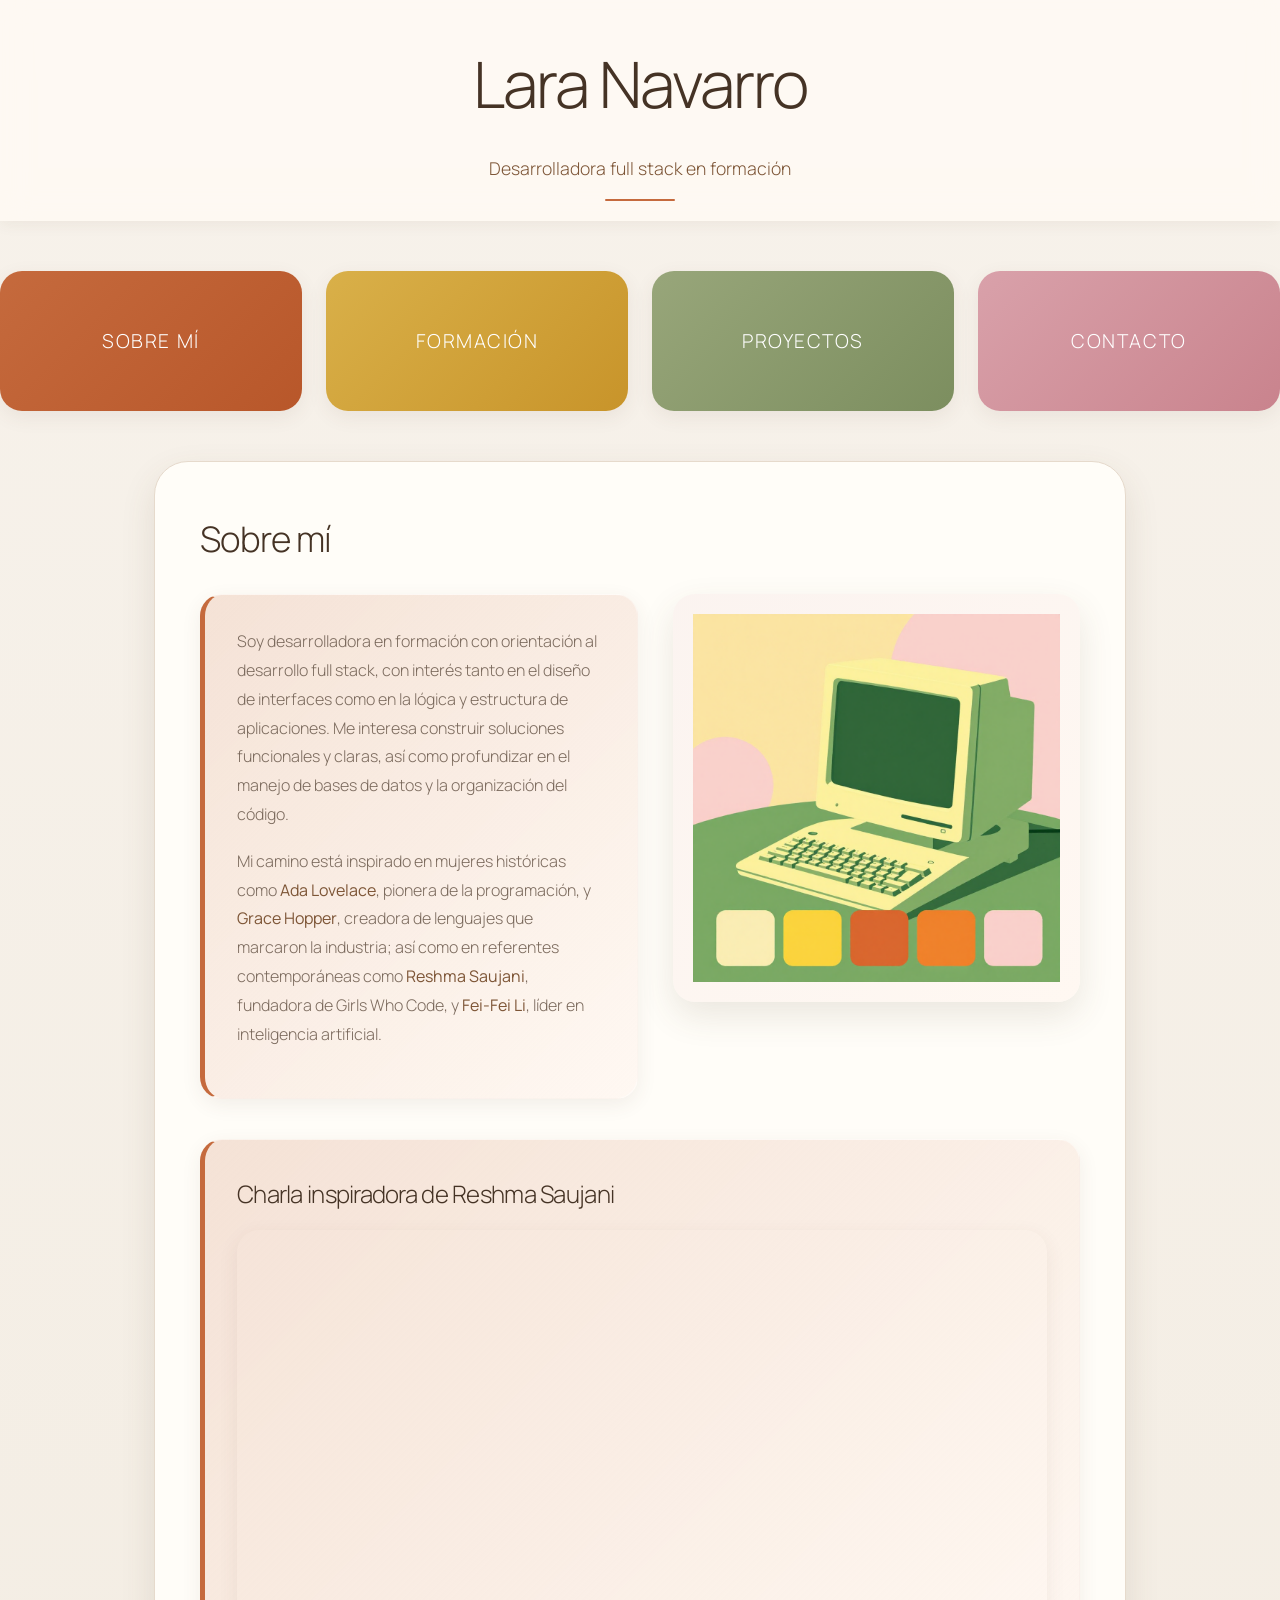
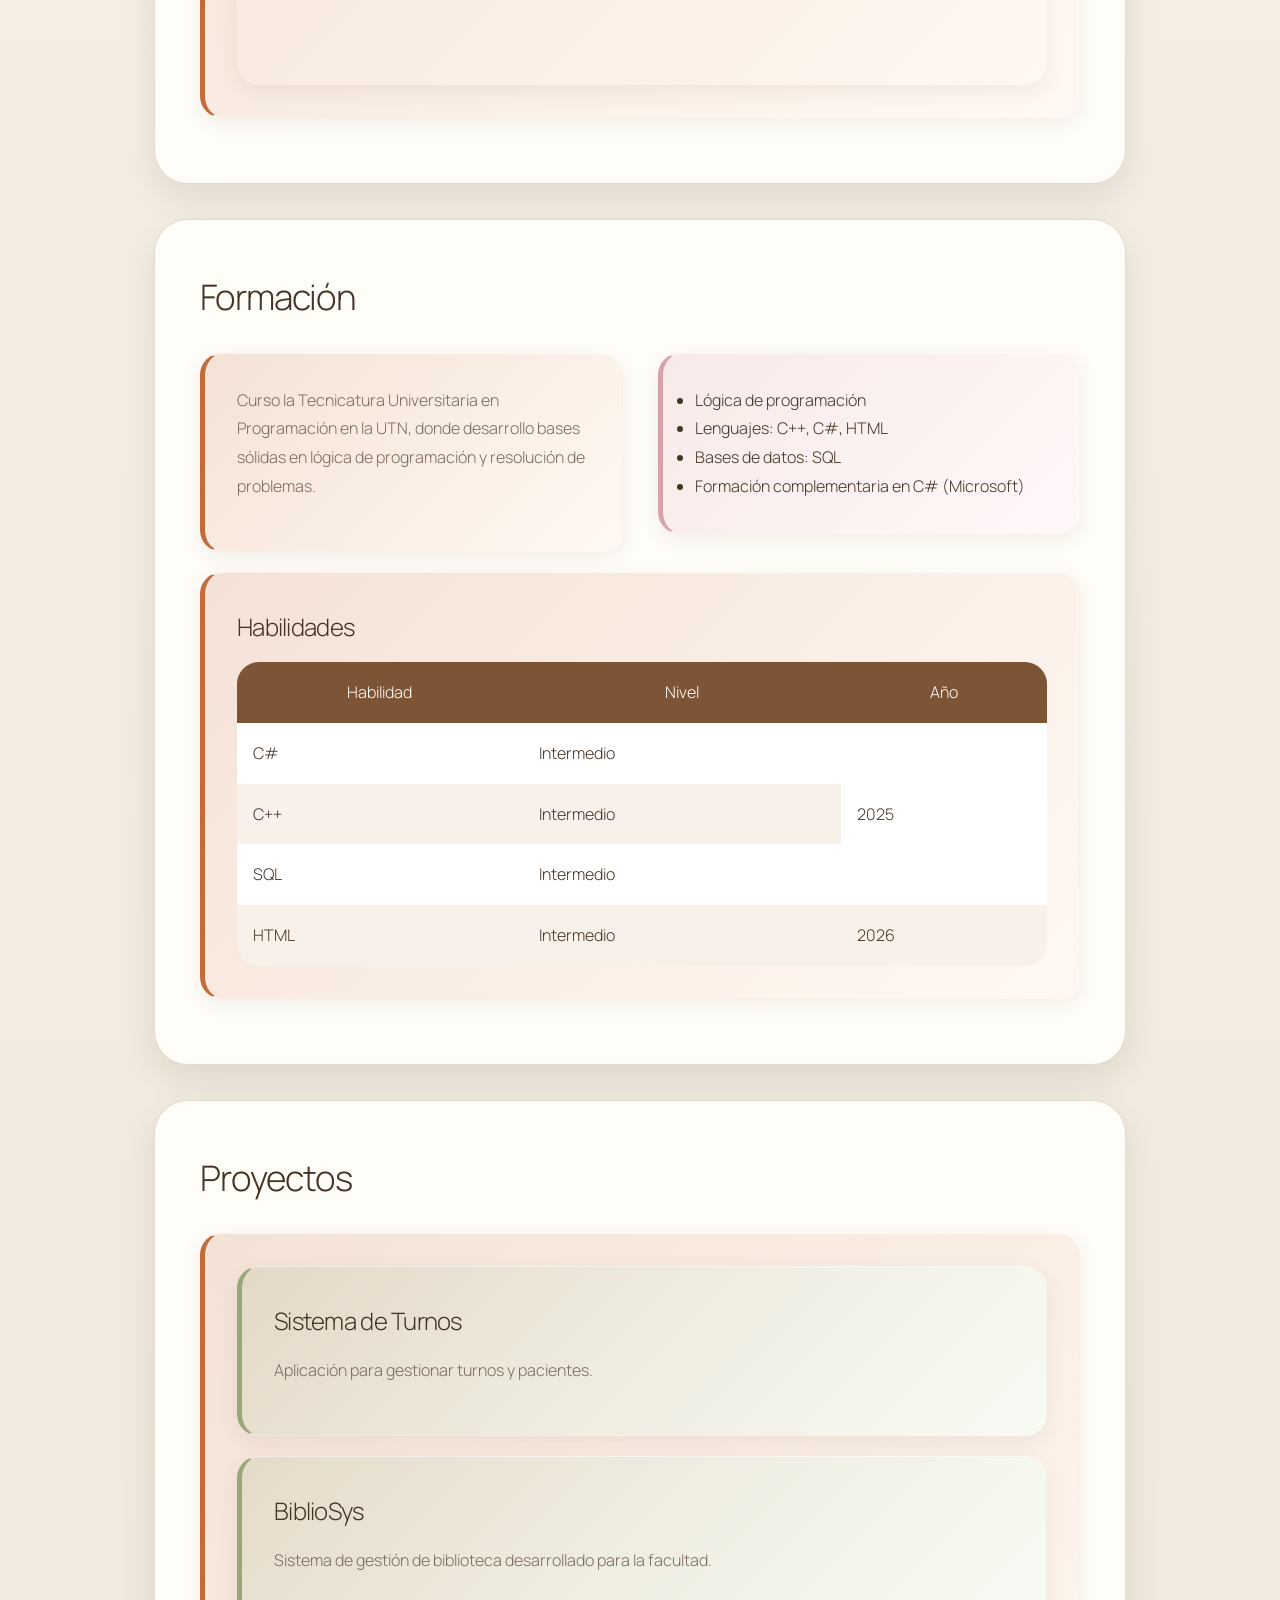
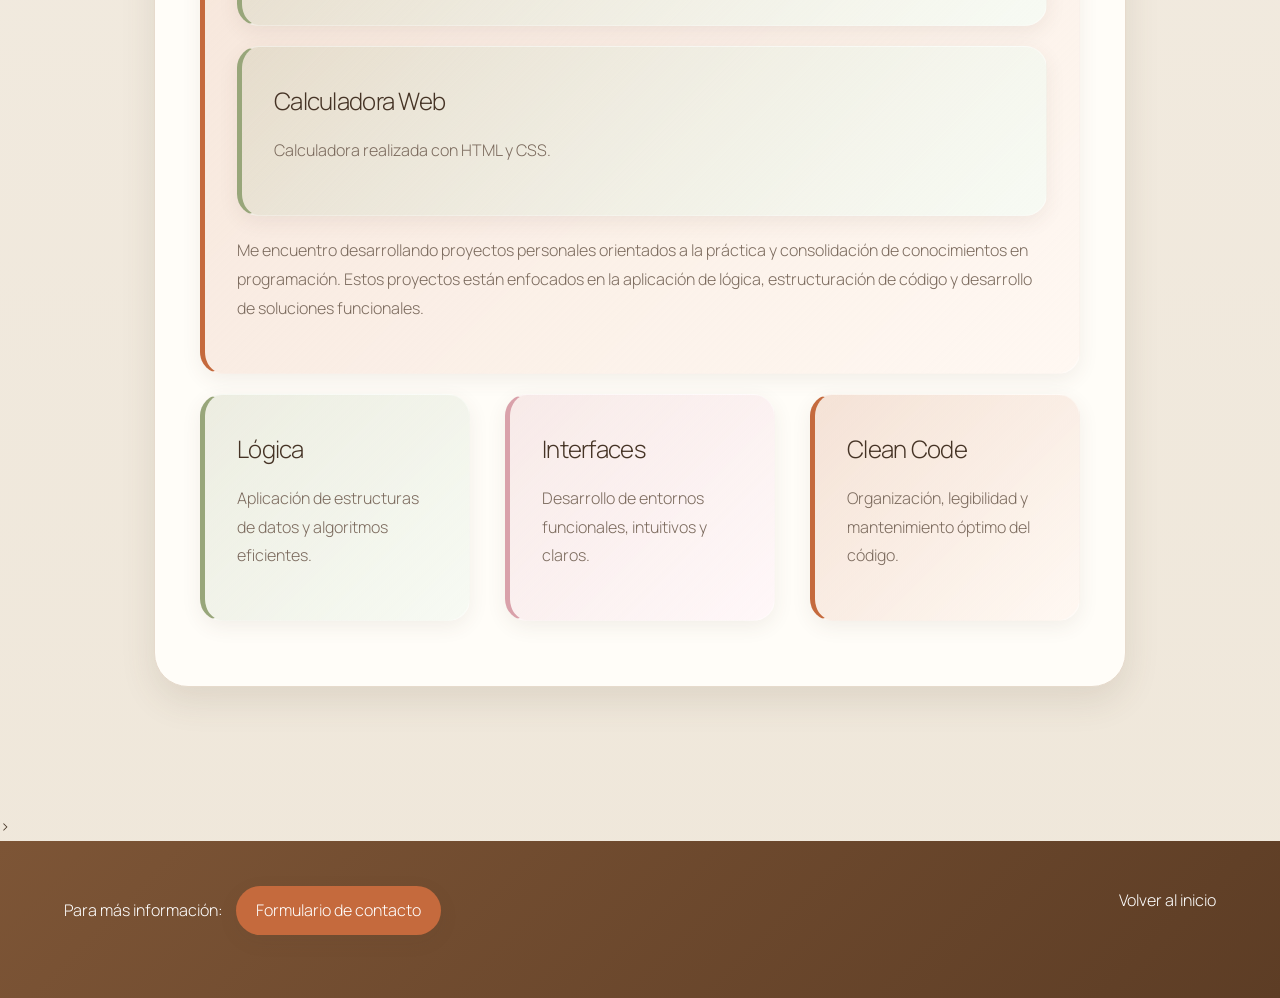
<file: index.html>
<!DOCTYPE html>
<html lang="es">
<head>
    <meta charset="UTF-8">
    <meta name="viewport" content="width=device-width, initial-scale=1.0">
    <title>Lara Navarro</title>
    <link rel="shortcut icon" href="letra-l.png" type="image/x-icon">
    <link rel="stylesheet" href="style.css">
    <script src="script.js" defer></script>
</head>

<body>
    <header id="inicio">
        <div class="hero-header">
            <h1>Lara Navarro</h1>
            <p class="hero-tagline">Desarrolladora full stack en formación</p>
        </div>
    </header>

    <nav class="grilla-tarjetas" aria-label="Navegación principal">
        <a href="#sobre" class="tarjeta tarjeta-1" aria-label="Ir a Sobre mí">
            <span>Sobre mí</span>
        </a>
        <a href="#formacion" class="tarjeta tarjeta-2" aria-label="Ir a Formación">
            <span>Formación</span>
        </a>
        <a href="#proyectos" class="tarjeta tarjeta-3" aria-label="Ir a Proyectos">
            <span>Proyectos</span>
        </a>
        <a href="contacto.html" class="tarjeta tarjeta-4" aria-label="Ir a Contacto">
            <span>Contacto</span>
        </a>
    </nav>
  
    <main>
        <section id="sobre" class="bloque">
            <h2>Sobre mí</h2>
            <div class="contenido-flex">
                <article class="tarjeta-interna variante-1">
                    <p>
                        Soy desarrolladora en formación con orientación al desarrollo full stack, con interés tanto en el diseño de interfaces como en la lógica y estructura de aplicaciones. Me interesa construir soluciones funcionales y claras, así como profundizar en el manejo de bases de datos y la organización del código.
                    </p>
                    <p>
                        Mi camino está inspirado en mujeres históricas como <strong>Ada Lovelace</strong>, pionera de la programación, y <strong>Grace Hopper</strong>, creadora de lenguajes que marcaron la industria; así como en referentes contemporáneas como <strong>Reshma Saujani</strong>, fundadora de Girls Who Code, y <strong>Fei-Fei Li</strong>, líder en inteligencia artificial.
                    </p>
                </article>

                <div class="contenedor-img">
                    <img src="oldtech.png" alt="Mujeres referentes en tecnología">
                </div>
            </div>

            <aside class="tarjeta-interna variante-1 modulo-video">
                <h3>Charla inspiradora de Reshma Saujani</h3>
                <div class="video-contenedor">
                    <iframe
                        src="https://www.youtube.com/embed/JAeA1hQ_vgk"
                        title="No puedes ser lo que no puedes ver | Reshma Saujani"
                        loading="lazy"
                        allow="accelerometer; autoplay; clipboard-write; encrypted-media; gyroscope; picture-in-picture; web-share"
                        referrerpolicy="strict-origin-when-cross-origin"
                        allowfullscreen>
                    </iframe>
                </div>
            </aside>
        </section>

        <section id="formacion" class="bloque">
            <h2>Formación</h2>
            <div class="contenido-flex">
                <article class="tarjeta-interna variante-1">
                    <p>
                        Curso la Tecnicatura Universitaria en Programación en la UTN, donde desarrollo bases sólidas en lógica de programación y resolución de problemas.
                    </p>
                </article>

                <article class="tarjeta-interna variante-3">
                    <ul>
                        <li>Lógica de programación</li>
                        <li>Lenguajes: C++, C#, HTML</li>
                        <li>Bases de datos: SQL</li>
                        <li>Formación complementaria en C# (Microsoft)</li>
                    </ul>
                </article>
            </div>

            <article class="tarjeta-interna variante-1">
                <h3>Habilidades</h3>
                <table>
                    <thead>
                        <tr>
                            <th>Habilidad</th>
                            <th>Nivel</th>
                            <th>Año</th>
                        </tr>
                    </thead>
                    <tbody>
                        <tr>
                            <td>C#</td>
                            <td>Intermedio</td>
                            <td rowspan="3">2025</td>
                        </tr>
                        <tr>
                            <td>C++</td>
                            <td>Intermedio</td>
                        </tr>
                        <tr>
                            <td>SQL</td>
                            <td>Intermedio</td>
                        </tr>
                        <tr>
                            <td>HTML</td>
                            <td>Intermedio</td>
                            <td>2026</td>
                        </tr>
                    </tbody>
                </table>
            </article>
        </section>

        <section id="proyectos" class="bloque">
            <h2>Proyectos</h2>
            <div class="tarjeta-interna variante-1">
                

<div id="contenedorProyectos"></div>
                <p>
                    Me encuentro desarrollando proyectos personales orientados a la práctica y consolidación de conocimientos en programación. Estos proyectos están enfocados en la aplicación de lógica, estructuración de código y desarrollo de soluciones funcionales.
                </p>
            </div>

            <div class="contenido-flex">
                <article class="tarjeta-interna variante-2">
                    <h3>Lógica</h3>
                    <p>Aplicación de estructuras de datos y algoritmos eficientes.</p>
                </article>

                <article class="tarjeta-interna variante-3">
                    <h3>Interfaces</h3>
                    <p>Desarrollo de entornos funcionales, intuitivos y claros.</p>
                </article>

                <article class="tarjeta-interna variante-1">
                    <h3>Clean Code</h3>
                    <p>Organización, legibilidad y mantenimiento óptimo del código.</p>
                </article>
            </div>
        </section>
    </main>>
<footer role="contentinfo">
    <p>
        Para más información:
        <a href="contacto.html" class="btn">Formulario de contacto</a> <!-- Clase añadida aquí -->
    </p>
    <a href="#inicio">Volver al inicio</a>
</body>
</html>
</file>
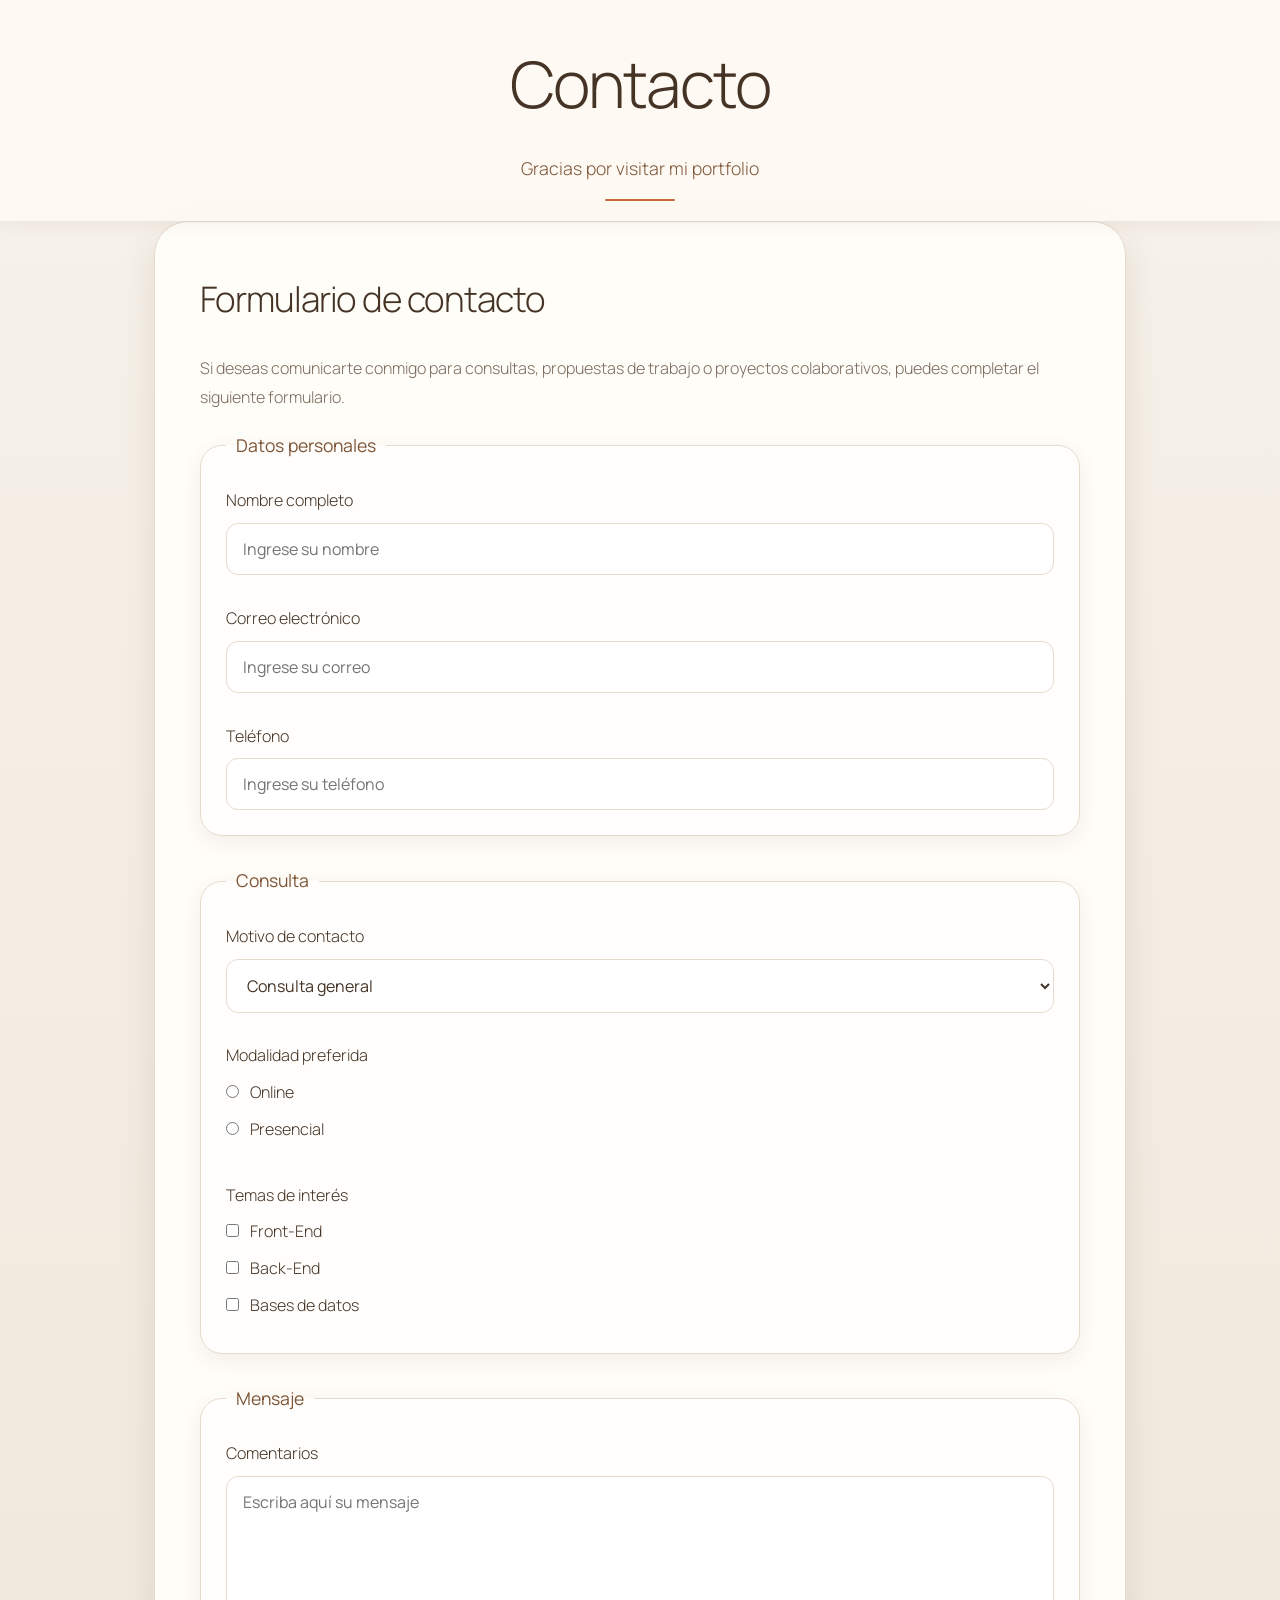
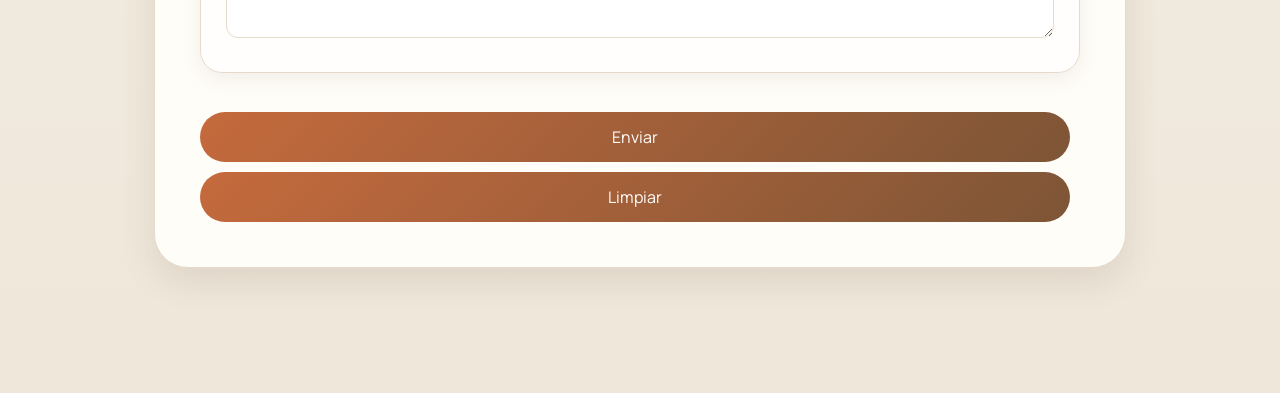
<file: contacto.html>
<!DOCTYPE html>
<html lang="es">
<head>
    <meta charset="UTF-8">
    <meta name="viewport"
          content="width=device-width, initial-scale=1.0">
    <title>Contacto | Lara Navarro</title>
    <link rel="shortcut icon"
          href="alpha_l_box_icon_138962.png"
          type="image/x-icon">
    <link rel="stylesheet"
          href="style.css">
</head>
<body>
    <header>
        <h1>Contacto</h1>
        <p class="hero-tagline">
            Gracias por visitar mi portfolio
        </p>
    </header>
    <main>
        <section class="bloque">
            <h2>Formulario de contacto</h2>
            <p>
                Si deseas comunicarte conmigo para consultas,
                propuestas de trabajo o proyectos colaborativos,
                puedes completar el siguiente formulario.
            </p>
            <form action="#">
                <fieldset>
                    <legend>Datos personales</legend>
                    <label for="nombre">Nombre completo</label><br>
                    <input type="text"
                           id="nombre"
                           name="nombre"
                           placeholder="Ingrese su nombre"
                           required>
                    <br><br>
                    <label for="email">Correo electrónico</label><br>
                    <input type="email"
                           id="email"
                           name="email"
                           placeholder="Ingrese su correo"
                           required>
                    <br><br>
                    <label for="telefono">Teléfono</label><br>
                    <input type="tel"
                           id="telefono"
                           name="telefono"
                           placeholder="Ingrese su teléfono">
                </fieldset>
                <br>
                <fieldset>
                    <legend>Consulta</legend>
                    <label for="motivo">
                        Motivo de contacto
                    </label>
                    <br>
                    <select id="motivo"
                            name="motivo">
                        <option value="consulta">
                            Consulta general
                        </option>
                        <option value="proyecto">
                            Proyecto
                        </option>
                        <option value="empleo">
                            Oportunidad laboral
                        </option>
                        <option value="colaboracion">
                            Colaboración
                        </option>
                    </select>
                    <br><br>
                    <label>
                        Modalidad preferida
                    </label>
                    <br>
                    <input type="radio"
                           id="online"
                           name="modalidad"
                           value="online">
                    <label for="online">
                        Online
                    </label>
                    <br>
                    <input type="radio"
                           id="presencial"
                           name="modalidad"
                           value="presencial">
                    <label for="presencial">
                        Presencial
                    </label>
                    <br><br>
                    <label>
                        Temas de interés
                    </label>
                    <br>
                    <input type="checkbox"
                           id="frontend">
                    <label for="frontend">
                        Front-End
                    </label>
                    <br>
                    <input type="checkbox"
                           id="backend">
                    <label for="backend">
                        Back-End
                    </label>
                    <br>
                    <input type="checkbox"
                           id="bases">
                    <label for="bases">
                        Bases de datos
                    </label>
                </fieldset>
                <br>
                <fieldset>
                    <legend>Mensaje</legend>
                    <label for="mensaje">
                        Comentarios
                    </label>
                    <br>
                    <textarea id="mensaje"
                              name="mensaje"
                              rows="6"
                              maxlength="300"
                              placeholder="Escriba aquí su mensaje"></textarea>
                </fieldset>
                <br>
                <input type="submit"
                       value="Enviar">
                <input type="reset"
                       value="Limpiar">
            </form>
        </section>
    </main>
</body>
</html>
</file>
<file: style.css>
/* Google Fonts */
@import url('https://fonts.googleapis.com/css2?family=Manrope:wght@200;300;400;500&display=swap');

/* Variables */
:root {
    --color-bg: #F4EFE7;
    --color-surface: #FFFDF8;
    --color-primary: #7D5536;
    --color-accent: #C56A3D;
    --color-green: #98A67A;
    --color-rose: #D9A1AA;
    --color-text: #453325;
    --color-text-soft: #7B6A5D;
    --color-border: #E6DACC;

    --shadow-sm: 0 6px 20px rgba(90,70,50,.08);
    --shadow-md: 0 14px 35px rgba(90,70,50,.12);

    --radius-sm: 14px;
    --radius-md: 22px;
    --radius-lg: 34px;

    --transition: .35s ease;
    --font: 'Manrope', sans-serif;
}

/* Reset */
* {
    margin: 0;
    padding: 0;
    box-sizing: border-box;
}

html {
    scroll-behavior: smooth;
}

body {
    font-family: var(--font);
    background: linear-gradient(180deg, #F7F2EB 0%, #EFE7DA 100%);
    color: var(--color-text);
    font-size: 16px;
    line-height: 1.8;
    font-weight: 300;
}

/* Tipografía */
h1, h2, h3 {
    font-weight: 300;
    letter-spacing: -0.03em;
    color: var(--color-text);
}
h1 {
    font-size: 4rem;
    margin-bottom: 12px;
}
h2 {
    font-size: 2.2rem;
    margin-bottom: 24px;
}
h3 {
    font-size: 1.5rem;
    margin-bottom: 14px;
}
p {
    color: var(--color-text-soft);
    margin-bottom: 18px;
}
strong {
    font-weight: 400;
    color: var(--color-primary);
}
a {
    text-decoration: none;
    color: inherit;
    transition: var(--transition);
    
}
a:hover{
    color:var(--color-accent);
}
/* Header */
header {
    background: rgba(255,250,245,.82);
    backdrop-filter: blur(14px);
    -webkit-backdrop-filter: blur(14px);
    padding: 26px 5% 20px;
    position: sticky;
    top: 0;
    z-index: 100;
    box-shadow: 0 4px 14px rgba(80,60,40,.06);
    text-align: center;
}

/* Subtítulo */
.hero-tagline {
    font-size: 1.1rem;
    color: var(--color-primary);
    margin-top: 8px;
    margin-bottom: 0;
}
.hero-tagline::after {
    content: "";
    display: block;
    width: 70px;
    height: 2px;
    background: var(--color-accent);
    margin: 14px auto 0;
    border-radius: 20px;
}

/* Tarjetas navegación */
.grilla-tarjetas {
    display: grid;
    grid-template-columns: repeat(4, 1fr);
    gap: 24px;
    margin-top: 50px;
    margin-bottom: 50px;
}
.tarjeta {
    padding: 42px 30px;
    min-height: 140px;
    display: flex;
    justify-content: center;
    align-items: center;
    text-align: center;
    border-radius: var(--radius-md);
    color: white;
    box-shadow: var(--shadow-sm);
    transition: var(--transition);
}
.tarjeta:hover {
    transform: translateY(-8px);
    box-shadow: var(--shadow-md);
}
.tarjeta span {
    font-size: 1.2rem;
    letter-spacing: .08em;
    text-transform: uppercase;
}
.tarjeta-1 {
    background: linear-gradient(135deg, #C56A3D, #B8572A);
}
.tarjeta-2 {
    background: linear-gradient(135deg, #D9B049, #C8942A);
}
.tarjeta-3 {
    background: linear-gradient(135deg, #98A67A, #7C8E5F);
}
.tarjeta-4 {
    background: linear-gradient(135deg, #D9A1AA, #C9838D);
}

/* Main */
main {
    max-width: 1100px;
    margin: auto;
    padding: 0 5% 90px;
}

/* Bloques */
.bloque {
    background: var(--color-surface);
    padding: 45px;
    margin-bottom: 35px;
    border-radius: var(--radius-lg);
    border: 1px solid var(--color-border);
    box-shadow: var(--shadow-md);
}

/* Flexbox Estructura Principal */
.contenido-flex {
    display: flex;
    gap: 35px;
    align-items: flex-start;
}

/* Distribución equitativa para los contenedores internos */
.contenido-flex > * {
    flex: 1;
    min-width: 0;
}

/* Imagen */
.contenedor-img {
    min-height: 320px;
    display: flex;
    justify-content: center;
    align-items: flex-start;
    padding: 20px;
    overflow: hidden;
    border-radius: var(--radius-md);
    background: linear-gradient(135deg, rgba(217,161,170,.10), rgba(255,248,242,1));
    box-shadow: var(--shadow-md);
}
.contenedor-img img {
    width: 100%;
    height: auto;
    object-fit: contain;
    transition: .5s;
}
.contenedor-img:hover img {
    transform: scale(1.03);
}

/* Tarjetas internas */
.tarjeta-interna {
    padding: 32px;
    margin-bottom: 20px;
    border-radius: var(--radius-md);
    box-shadow: var(--shadow-sm);
    transition: var(--transition);
    border: 1px solid rgba(255,255,255,.4);
}
.tarjeta-interna:hover {
    transform: translateY(-6px);
    box-shadow: var(--shadow-md);
}
.variante-1 {
    background: linear-gradient(135deg, rgba(197,106,61,.18), rgba(255,248,242,1));
    border-left: 5px solid var(--color-accent);
}
.variante-2 {
    background: linear-gradient(135deg, rgba(152,166,122,.18), rgba(247,250,243,1));
    border-left: 5px solid var(--color-green);
}
.variante-3 {
    background: linear-gradient(135deg, rgba(217,161,170,.20), rgba(255,247,248,1));
    border-left: 5px solid var(--color-rose);
}

/* Video */
.modulo-video {
    margin-top: 20px;
}
.video-contenedor {
    width: 100%;
    aspect-ratio: 16/9;
    overflow: hidden;
    border-radius: var(--radius-md);
    box-shadow: var(--shadow-sm);
}
.video-contenedor iframe {
    width: 100%;
    height: 100%;
    border: none;
}

/* Tabla */
table {
    width: 100%;
    border-collapse: collapse;
    overflow: hidden;
    border-radius: var(--radius-md);
}
th {
    background: var(--color-primary);
    color: white;
    font-weight: 300;
}
th, td {
    padding: 16px;
}
tbody tr {
    background: white;
}
tbody tr:nth-child(even) {
    background: #F7F1EA;
}

/* Footer */
footer {
    background: linear-gradient(135deg, #7D5536, #5D3D25);
    padding: 45px 5%;
    display: flex;
    justify-content: space-between;
    color: white;
}
footer p {
    color: white;
}
footer a{
    transition:var(--transition);
}

footer a:hover{
    opacity:.8;
}
/* Botones */
.btn {
    background: var(--color-accent);
    color: white !important; /* Fuerza el color blanco sobre el texto */
    padding: 10px 20px;
    border-radius: 30px;
    display: inline-block;
    margin-left: 10px;
    box-shadow: var(--shadow-sm);
    transition: var(--transition);
}

.btn:hover {
    background: var(--color-primary);
    transform: translateY(-3px);
    box-shadow: var(--shadow-md);
}

/* Responsivo: Tablet */
@media(max-width:768px) {
    .contenido-flex {
        flex-direction: column;
    }
    .grilla-tarjetas {
        grid-template-columns: repeat(2, 1fr);
    }
    h1 {
        font-size: 3rem;
    }
}

/* Responsivo: Mobil */
@media(max-width:480px) {
    .grilla-tarjetas {
        grid-template-columns: 1fr;
    }
    footer {
        flex-direction: column;
        gap: 20px;
        text-align: center;
    }
    h1 {
        font-size: 2.2rem;
    }
    .hero-tagline {
        font-size: 1rem;
    }
}

/* Formulario */
form{
    display:flex;
    flex-direction:column;
}
fieldset{
    border:1px solid var(--color-border);
    border-radius:var(--radius-md);
    padding:25px;
    background:rgba(255,255,255,.45);
    box-shadow:var(--shadow-sm);
}
legend{
    padding:0 10px;
    color:var(--color-primary);
    font-size:1.1rem;
    font-weight:400;
}
label{
    display:inline-block;
    margin-bottom:8px;
    color:var(--color-text);
}
input[type="text"],
input[type="email"],
input[type="tel"],
input[type="password"],
select,
textarea{
    width:100%;
    padding:14px 16px;
    border:1px solid var(--color-border);
    border-radius:12px;
    background:white;
    font-family:var(--font);
    font-size:1rem;
    color:var(--color-text);
    transition:var(--transition);
}
input[type="text"]:focus,
input[type="email"]:focus,
input[type="tel"]:focus,
input[type="password"]:focus,
select:focus,
textarea:focus{
    outline:none;
    border-color:var(--color-accent);
    box-shadow:0 0 0 4px rgba(197,106,61,.15);
}
textarea{
    resize:vertical;
    min-height:140px;
}
input[type="radio"],
input[type="checkbox"]{
    margin-right:8px;
    margin-bottom:10px;
}
input[type="submit"],
input[type="reset"]{
    background:linear-gradient(
        135deg,
        var(--color-accent),
        var(--color-primary)
    );
    color:white;
    border:none;
    padding:14px 28px;
    border-radius:30px;
    font-family:var(--font);
    font-size:1rem;
    cursor:pointer;
    transition:var(--transition);
    margin-right:10px;
    margin-top:10px;
}
input[type="submit"]:hover,
input[type="reset"]:hover{
    transform:translateY(-3px);
    box-shadow:var(--shadow-md);
}
@media(max-width:480px){
    fieldset{
        padding:18px;
    }
    input[type="submit"],
    input[type="reset"]{
        width:100%;
        margin-right:0;
        margin-bottom:10px;
    }
}
</file>
